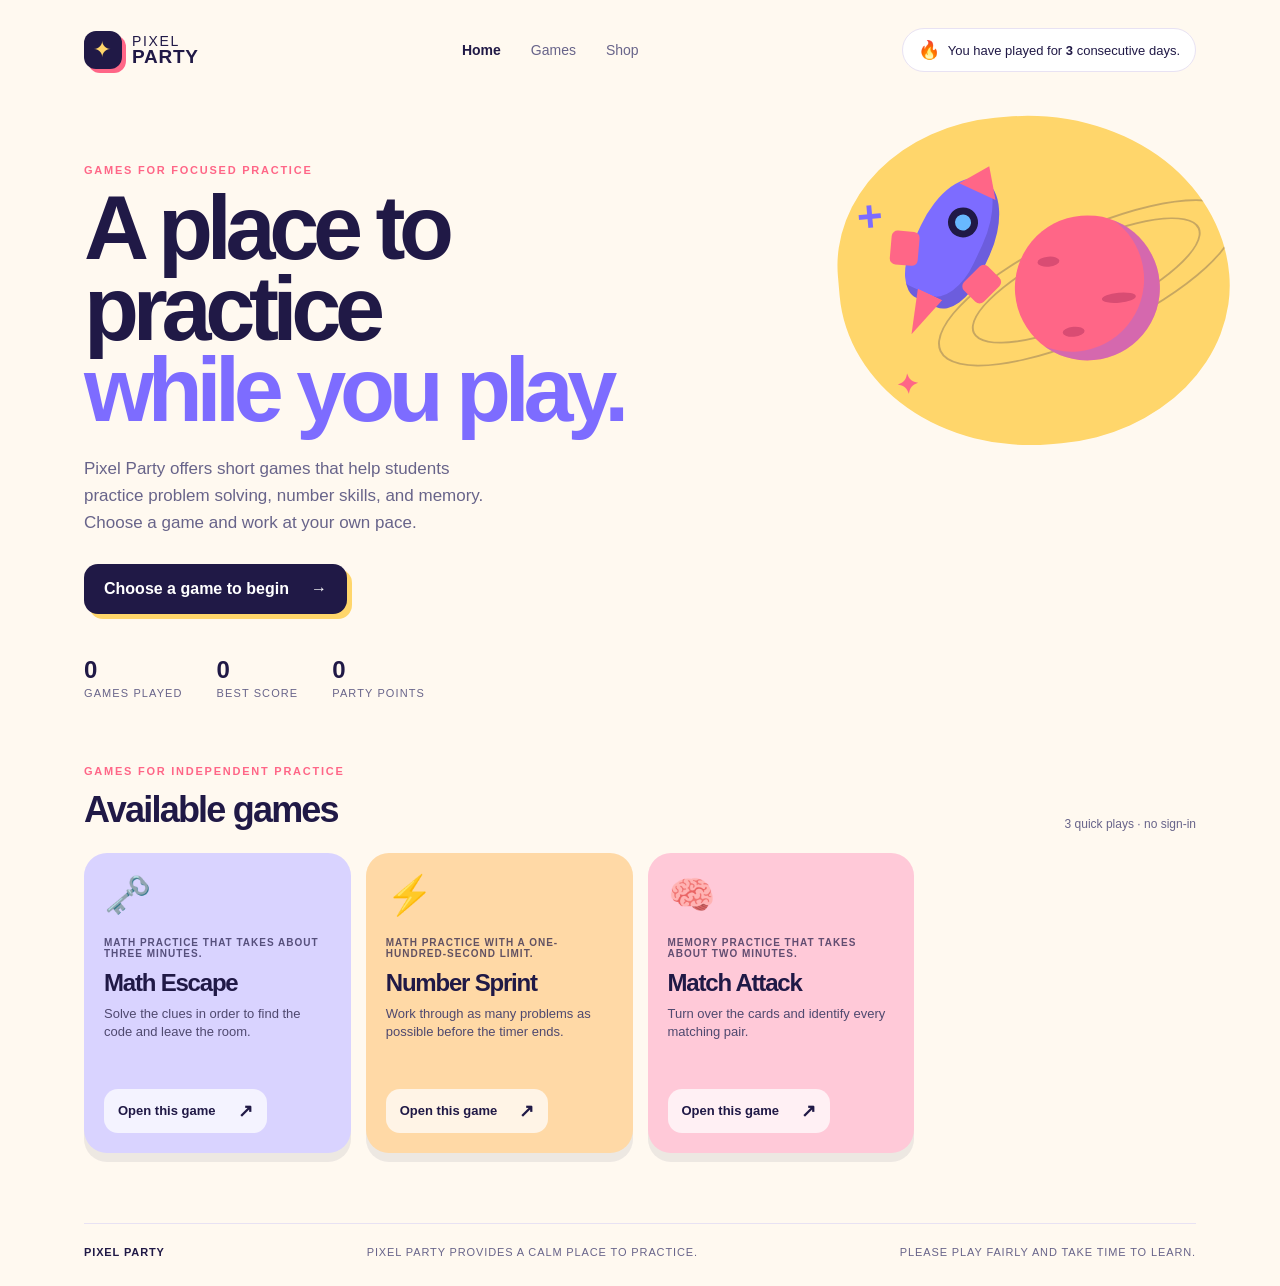
<file: index.html>
<!doctype html>
<html lang="en">
<head>
  <meta charset="utf-8">
  <meta name="viewport" content="width=device-width, initial-scale=1">
  <meta name="description" content="Pixel Party is a collection of short educational games for students.">
  <title>Pixel Party | Educational games for students</title>
  <link rel="stylesheet" href="arcade.css">
</head>
<body>
  <div class="app-shell">
    <header class="topbar">
      <a class="brand" href="#home" data-home><span class="brand-mark">✦</span><span>PIXEL<br><b>PARTY</b></span></a>
      <nav class="nav-links" aria-label="Main navigation"><a href="#home" data-home>Home</a><a href="#games">Games</a><a href="arcade-shop.html">Shop</a></nav>
      <div class="streak-pill"><span class="flame">🔥</span><span>You have played for <b id="streak">3</b> consecutive days.</span></div>
    </header>

    <main id="app">
      <section class="home-view" id="home-view">
        <div class="hero-copy">
          <p class="eyebrow">Games for focused practice</p>
          <h1>A place to practice<br><em>while you play.</em></h1>
          <p class="hero-lede">Pixel Party offers short games that help students practice problem solving, number skills, and memory. Choose a game and work at your own pace.</p>
          <a class="primary-button" href="#games">Choose a game to begin <span>→</span></a>
          <div class="quick-stats"><span><b id="games-played">0</b><small>games played</small></span><span><b id="high-score">0</b><small>best score</small></span><span><b id="points">0</b><small>party points</small></span></div>
        </div>
        <div class="hero-art" aria-label="Colorful pixel rocket illustration"><div class="orbit orbit-one"></div><div class="orbit orbit-two"></div><div class="planet"><i></i><i></i><i></i></div><div class="rocket"><span class="window"></span><span class="fin left"></span><span class="fin right"></span><span class="flame"></span></div><span class="star star-a">✦</span><span class="star star-b">✦</span><span class="star star-c">+</span></div>

        <section class="game-zone" id="games" aria-labelledby="games-title">
          <div class="section-heading"><div><p class="eyebrow">Games for independent practice</p><h2 id="games-title">Available games</h2></div><span class="tiny-note">You can play three short games without creating an account.</span></div>
          <div class="game-grid">
            <article class="game-card math-card"><div class="game-icon">🗝️</div><span class="tag">Math practice that takes about three minutes.</span><h3>Math Escape</h3><p>Solve the clues in order to find the code and leave the room.</p><button class="play-button" data-game="escape">Open this game <span>↗</span></button></article>
            <article class="game-card sprint-card"><div class="game-icon">⚡</div><span class="tag">Math practice with a one-hundred-second limit.</span><h3>Number Sprint</h3><p>Work through as many problems as possible before the timer ends.</p><button class="play-button" data-game="sprint">Open this game <span>↗</span></button></article>
            <article class="game-card memory-card"><div class="game-icon">🧠</div><span class="tag">Memory practice that takes about two minutes.</span><h3>Match Attack</h3><p>Turn over the cards and identify every matching pair.</p><button class="play-button" data-game="memory">Open this game <span>↗</span></button></article>
          </div>
        </section>
      </section>

      <section class="play-view" id="play-view" hidden>
        <button class="back-button" id="back-home">← Return to the games page</button>
        <div id="game-root"></div>
      </section>
    </main>
    <footer><span>PIXEL PARTY</span><span>Pixel Party provides a calm place to practice.</span><span>Please play fairly and take time to learn.</span></footer>
  </div>
  <div id="toast" class="toast" role="status" aria-live="polite"></div>
  <script src="arcade.js"></script>
</body>
</html>
</file>
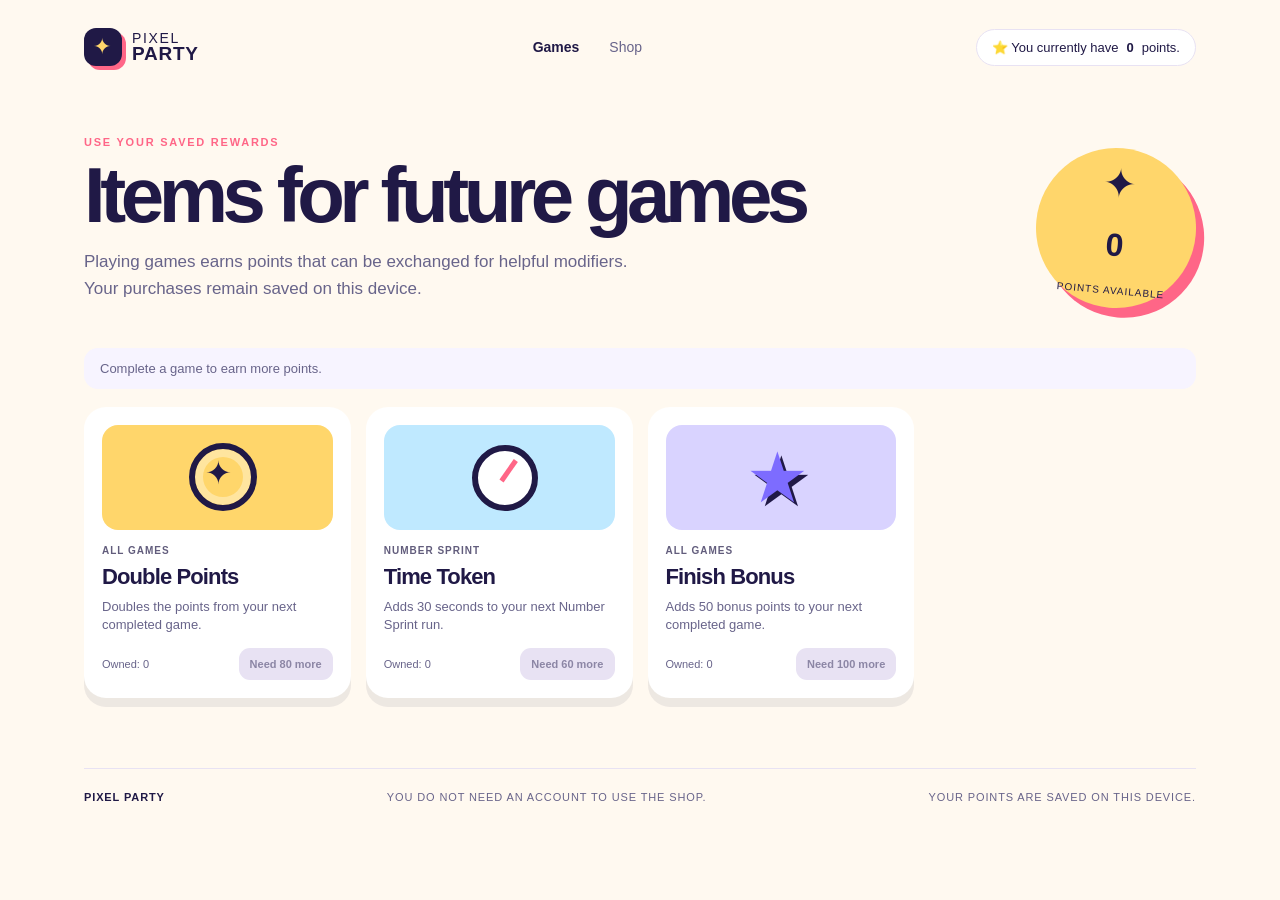
<file: arcade-shop.html>
<!doctype html>
<html lang="en">
<head>
  <meta charset="UTF-8">
  <meta name="viewport" content="width=device-width, initial-scale=1">
  <title>Pixel Party Shop</title>
  <link rel="stylesheet" href="arcade.css">
</head>
<body>
  <div class="app-shell shop-shell">
    <header class="topbar">
      <a class="brand" href="index.html"><span class="brand-mark">✦</span><span>PIXEL<br><b>PARTY</b></span></a>
      <nav class="nav-links" aria-label="Shop navigation"><a href="index.html">Games</a><a href="arcade-shop.html">Shop</a></nav>
      <div class="streak-pill">⭐ You currently have <b id="shop-points">0</b> points.</div>
    </header>
    <main class="shop-view">
      <div class="shop-heading"><div><p class="eyebrow">Use your saved rewards</p><h1>Items for future games</h1><p class="hero-lede">Playing games earns points that can be exchanged for helpful modifiers. Your purchases remain saved on this device.</p></div><div class="shop-coin">✦<b id="shop-points-large">0</b><small>points available</small></div></div>
      <p class="shop-note" id="shop-message" role="status">Complete a game to earn more points.</p>
      <section class="shop-grid arcade-shop-grid" id="arcade-shop-grid" aria-label="Shop items"></section>
    </main>
    <footer><span>PIXEL PARTY</span><span>You do not need an account to use the shop.</span><span>Your points are saved on this device.</span></footer>
  </div>
  <script src="arcade-shop.js"></script>
</body>
</html>
</file>
<file: arcade.css>
:root{--ink:#201946;--muted:#68648a;--cream:#fff9f0;--pink:#ff6687;--yellow:#ffd66b;--mint:#74dfbd;--blue:#68b8ff;--purple:#7d6cff;--line:#e8e2f3;font-family:"Trebuchet MS","Segoe UI",sans-serif}*{box-sizing:border-box}html{scroll-behavior:smooth}body{margin:0;background:var(--cream);color:var(--ink)}button,a{font:inherit}a{text-decoration:none;color:inherit}.app-shell{max-width:1180px;margin:auto;padding:28px 34px}.topbar{display:flex;align-items:center;justify-content:space-between;gap:20px}.brand{display:flex;align-items:center;gap:10px;font-size:14px;line-height:.9;letter-spacing:.12em}.brand-mark{display:grid;place-items:center;width:38px;height:38px;border-radius:12px;background:var(--ink);color:var(--yellow);font-size:22px;box-shadow:4px 4px 0 var(--pink)}.brand b{font-size:19px;letter-spacing:.04em}.nav-links{display:flex;gap:30px;color:var(--muted);font-size:14px}.nav-links a:first-child{color:var(--ink);font-weight:bold}.streak-pill{display:flex;align-items:center;gap:8px;padding:10px 15px;border:1px solid var(--line);border-radius:999px;background:#fff;font-size:13px}.flame{font-size:18px}.hero-copy{padding:92px 0 66px;max-width:570px;position:relative;z-index:1}.eyebrow{margin:0 0 12px;text-transform:uppercase;letter-spacing:.16em;font-size:11px;font-weight:800;color:var(--pink)}h1,h2,h3,p{margin-top:0}h1{font-size:clamp(52px,8vw,90px);line-height:.9;letter-spacing:-.07em;margin-bottom:24px}h1 em{color:var(--purple);font-style:normal}.hero-lede{max-width:410px;color:var(--muted);font-size:17px;line-height:1.6}.primary-button,.play-button{display:inline-flex;align-items:center;justify-content:center;gap:22px;border:0;border-radius:14px;cursor:pointer;font-weight:bold;transition:.18s transform,.18s box-shadow}.primary-button{margin-top:10px;padding:16px 20px;background:var(--ink);color:#fff;box-shadow:5px 5px 0 var(--yellow)}.primary-button:hover,.play-button:hover{transform:translateY(-3px)}.quick-stats{display:flex;gap:34px;margin-top:42px}.quick-stats span{display:grid;gap:3px}.quick-stats b{font-size:24px}.quick-stats small{color:var(--muted);font-size:11px;text-transform:uppercase;letter-spacing:.1em}.hero-art{position:absolute;right:4%;top:115px;width:390px;height:330px;background:var(--yellow);border-radius:45% 55% 48% 52%;transform:rotate(-5deg);overflow:hidden}.planet{position:absolute;right:70px;top:105px;width:145px;height:145px;border-radius:50%;background:var(--pink);box-shadow:inset -15px -10px 0 rgba(125,108,255,.32)}.planet i{position:absolute;width:22px;height:10px;border-radius:50%;background:#d94c73}.planet i:first-child{left:25px;top:38px}.planet i:nth-child(2){right:25px;top:80px;width:34px}.planet i:nth-child(3){left:44px;bottom:25px}.orbit{position:absolute;border:2px solid rgba(32,25,70,.25);border-radius:50%;transform:rotate(-20deg)}.orbit-one{width:250px;height:76px;right:18px;top:132px}.orbit-two{width:325px;height:105px;right:-20px;top:120px}.rocket{position:absolute;z-index:2;left:82px;top:52px;width:75px;height:135px;border-radius:50% 50% 35% 35%;background:var(--purple);transform:rotate(30deg);box-shadow:inset -11px -8px 0 rgba(32,25,70,.18)}.rocket:before{content:"";position:absolute;top:-15px;left:17px;border-left:20px solid transparent;border-right:20px solid transparent;border-bottom:28px solid var(--pink)}.window{position:absolute;top:32px;left:22px;width:30px;height:30px;border:7px solid var(--ink);border-radius:50%;background:var(--blue)}.fin{position:absolute;bottom:23px;width:28px;height:34px;background:var(--pink);border-radius:6px}.fin.left{left:-19px;transform:rotate(-20deg)}.fin.right{right:-19px;transform:rotate(20deg)}.rocket .flame{position:absolute;bottom:-35px;left:24px;width:27px;height:44px;background:var(--pink);clip-path:polygon(50% 100%,0 0,100% 0)}.star{position:absolute;font-weight:bold;color:var(--pink);font-size:27px}.star-a{left:48px;bottom:55px}.star-b{right:36px;top:38px;color:var(--purple)}.star-c{left:24px;top:62px;font-size:44px;color:var(--purple)}.game-zone{padding:0 0 70px}.section-heading{display:flex;align-items:end;justify-content:space-between;margin-bottom:22px}.section-heading h2{font-size:36px;letter-spacing:-.05em;margin:0}.tiny-note{color:var(--muted);font-size:12px}.game-grid{display:grid;grid-template-columns:repeat(4,1fr);gap:15px}.game-card{min-height:300px;border-radius:23px;padding:20px;display:flex;flex-direction:column;align-items:flex-start;transition:.2s transform;box-shadow:0 9px 0 rgba(32,25,70,.08)}.game-card:hover{transform:translateY(-5px)}.math-card{background:#d9d3ff}.drive-card{background:#c9f1e3}.sprint-card{background:#ffd9a6}.memory-card{background:#ffc9d8}.game-icon{font-size:38px;margin-bottom:20px}.tag{font-size:10px;text-transform:uppercase;letter-spacing:.1em;font-weight:bold;opacity:.7}.game-card h3{font-size:24px;letter-spacing:-.05em;margin:10px 0 8px}.game-card p{font-size:13px;line-height:1.45;color:#4f496f;margin-bottom:18px}.play-button{margin-top:auto;padding:11px 14px;background:rgba(255,255,255,.72);color:var(--ink);font-size:13px}.play-button span{font-size:18px}.play-view{padding:42px 0 70px}.back-button{border:0;background:transparent;color:var(--muted);cursor:pointer;padding:0 0 22px;font-weight:bold}.game-panel{max-width:760px;margin:auto;border-radius:28px;background:#fff;padding:34px;box-shadow:0 12px 0 rgba(32,25,70,.1)}.game-panel h2{font-size:42px;letter-spacing:-.06em;margin:0 0 7px}.game-panel .sub{color:var(--muted);margin-bottom:26px}.game-hud{display:flex;gap:10px;flex-wrap:wrap;margin-bottom:18px}.hud-pill{padding:9px 13px;border-radius:999px;background:#f2effa;font-size:13px}.question-card{padding:28px;border-radius:20px;background:#f7f4ff;text-align:center}.question-card .question{font-size:40px;font-weight:bold;margin:0 0 20px}.answer-row{display:flex;justify-content:center;gap:10px}.answer-row input{width:110px;padding:13px;border:2px solid var(--line);border-radius:12px;font-size:20px;text-align:center}.answer-row button,.wide-button{padding:13px 19px;border:0;border-radius:12px;background:var(--ink);color:#fff;font-weight:bold;cursor:pointer}.feedback{min-height:25px;margin:17px 0 0;text-align:center;font-weight:bold}.feedback.good{color:#22966d}.feedback.bad{color:var(--pink)}.road{height:280px;border-radius:22px;background:repeating-linear-gradient(90deg,#343556 0 90px,#444667 90px 180px);position:relative;overflow:hidden;border:7px solid #e5f7f0}.road:before{content:"";position:absolute;left:50%;height:100%;border-left:6px dashed rgba(255,255,255,.55)}.road .car{position:absolute;width:44px;height:62px;border-radius:14px 14px 9px 9px;background:var(--pink);bottom:18px;left:calc(50% - 22px);box-shadow:inset 0 -8px 0 #d14e70;transition:left .1s}.road .car:before{content:"";position:absolute;top:10px;left:8px;width:28px;height:19px;border-radius:7px;background:var(--blue)}.road .gap{position:absolute;top:0;height:100%;width:52px;background:var(--cream);border-left:5px solid #f6ca83;border-right:5px solid #f6ca83}.drive-controls{text-align:center;color:var(--muted);font-size:13px;margin-top:14px}.sprint-answer{display:grid;grid-template-columns:repeat(2,1fr);gap:10px}.sprint-answer button{padding:17px;border:2px solid var(--line);border-radius:14px;background:#fff;color:var(--ink);font-weight:bold;cursor:pointer;font-size:18px}.sprint-answer button:hover{border-color:var(--purple);background:#f6f3ff}.cards{display:grid;grid-template-columns:repeat(4,1fr);gap:12px;max-width:480px;margin:auto}.memory-card-btn{aspect-ratio:1;border:0;border-radius:15px;background:var(--purple);color:transparent;font-size:28px;cursor:pointer}.memory-card-btn.flipped,.memory-card-btn.matched{background:#ffe29b;color:var(--ink)}.memory-card-btn.matched{background:var(--mint)}.result{text-align:center;padding:20px;border-radius:18px;background:#fff4ca;margin-top:20px}.result h3{margin:0 0 7px;font-size:25px}.restart{display:block;margin:14px auto 0;padding:11px 16px;border:0;border-radius:11px;background:var(--ink);color:#fff;cursor:pointer}.toast{position:fixed;bottom:24px;left:50%;transform:translate(-50%,20px);padding:12px 18px;border-radius:12px;background:var(--ink);color:#fff;opacity:0;pointer-events:none;transition:.25s;z-index:4}.toast.show{opacity:1;transform:translate(-50%,0)}footer{border-top:1px solid var(--line);padding:22px 0 0;display:flex;justify-content:space-between;color:var(--muted);font-size:11px;letter-spacing:.08em;text-transform:uppercase}footer span:first-child{color:var(--ink);font-weight:bold}@media(max-width:900px){.hero-art{opacity:.35;right:-60px}.game-grid{grid-template-columns:repeat(2,1fr)}}@media(max-width:560px){.app-shell{padding:20px}.nav-links{display:none}.streak-pill{font-size:11px}.hero-copy{padding:70px 0 55px}.hero-art{top:100px;width:280px;height:250px;right:-90px}.planet{width:100px;height:100px;right:45px;top:80px}.rocket{transform:scale(.72) rotate(30deg);left:40px;top:30px}.game-grid{grid-template-columns:1fr}.section-heading{align-items:start;gap:12px;flex-direction:column}.game-panel{padding:20px}.game-panel h2{font-size:34px}.cards{gap:8px}footer{gap:12px;flex-wrap:wrap}}
.escape-progress{display:flex;justify-content:space-between;color:var(--muted);font-size:12px;margin:18px 0 12px}.escape-story{display:flex;gap:16px;align-items:center;padding:18px;border-radius:18px;background:#f7f4ff;margin-bottom:14px}.escape-story h3{margin:0 0 5px}.escape-story p{margin:0;color:var(--muted);font-size:13px;line-height:1.4}.escape-illustration{display:grid;place-items:center;width:64px;height:64px;border-radius:16px;background:#d9d3ff;font-size:36px;flex:none}.clue-grid{display:grid;grid-template-columns:repeat(3,1fr);gap:10px}.clue-button{min-height:62px;border:2px solid var(--line);border-radius:14px;background:#fff;color:var(--ink);cursor:pointer;text-align:left;padding:10px;font-size:12px;font-weight:bold}.clue-button span{display:block;color:var(--purple);font-size:20px}.clue-button.found{border-color:var(--mint);background:#effff8}.clue-readout{min-height:78px;margin:14px 0;padding:15px;border-radius:15px;background:#fff4ca;color:#514a70;font-size:13px;line-height:1.5}.lock-panel{padding-top:8px;border-top:1px solid var(--line)}.lock-label{font-size:13px;font-weight:bold}.drift-scene{height:390px;position:relative;overflow:hidden;border-radius:22px;background:linear-gradient(#7bc6ed 0 32%,#bde5f3 32% 42%,#f4d88c 42% 100%);perspective:700px}.drift-sky{position:absolute;inset:0 0 auto;height:42%;padding:18px;color:#fff;font-weight:bold;letter-spacing:.16em;font-size:11px}.drift-world{position:absolute;inset:80px 7% 0;transform:rotateX(55deg);transform-origin:bottom center;overflow:hidden;background:#4b4968;border:7px solid #292741;box-shadow:0 0 0 10px rgba(255,255,255,.18)}.drift-world:after{content:"";position:absolute;inset:0;background:linear-gradient(90deg,transparent 32%,rgba(255,255,255,.2) 32% 34%,transparent 34% 66%,rgba(255,255,255,.2) 66% 68%,transparent 68%);pointer-events:none}.platform-segment{position:absolute;left:0;top:0;width:100%;height:24%;display:grid;grid-template-columns:repeat(3,1fr);gap:7px;padding:7px;background:#7a7998;box-shadow:0 4px 0 #3b3a58}.platform-segment i{display:block;background:linear-gradient(135deg,#a4a3be,#626181);border-radius:5px}.platform-segment i:nth-child(1){grid-column:1}.platform-segment i:nth-child(2){grid-column:2}.platform-segment i:nth-child(3){grid-column:3}.platform-segment[data-gap="0"] i:first-child,.platform-segment[data-gap="1"] i:nth-child(2),.platform-segment[data-gap="2"] i:nth-child(3){visibility:hidden}.drift-car{position:absolute;z-index:3;bottom:18px;left:calc(50% - 22px);width:44px;height:64px;border-radius:13px 13px 8px 8px;background:var(--pink);box-shadow:inset 0 -8px 0 #bd3f65,0 0 0 4px rgba(255,255,255,.3);transition:left .15s,transform .5s}.drift-car:before{content:"";position:absolute;left:8px;top:10px;width:28px;height:22px;border-radius:7px;background:var(--blue);border:3px solid var(--ink)}.drift-car[data-lane="0"]{left:calc(16.66% - 22px)}.drift-car[data-lane="2"]{left:calc(83.33% - 22px)}.drift-car.falling{transform:translateY(170px) rotate(36deg);opacity:.25}.drift-message{position:absolute;z-index:5;left:50%;top:55%;transform:translate(-50%,-50%);width:max-content;max-width:90%;padding:13px 16px;border-radius:13px;background:rgba(32,25,70,.9);color:#fff;text-align:center;font-size:13px;font-weight:bold}.drift-message.dead{background:var(--pink)}.lane-controls{display:grid;grid-template-columns:repeat(3,1fr);gap:8px;margin-top:14px}.lane-controls button{padding:12px;border:0;border-radius:12px;background:#f2effa;color:var(--ink);font-weight:bold;cursor:pointer}.lane-controls button:hover{background:var(--yellow)}.pulse-number{color:var(--pink)}
.escape-story h3{font-size:18px;line-height:1.15;margin:0 0 5px}.escape-story p{font-size:12px}.escape-illustration{font-size:26px}.clue-readout{font-size:12px;line-height:1.45;max-height:105px;overflow:auto}.drift-scene{background:linear-gradient(#77c9ef 0 38%,#c6e8f1 38% 47%,#efcf82 47% 100%)}.drift-sky:after{content:"Finish line ahead  •  Follow each colored section";display:block;margin-top:9px;font-size:10px;letter-spacing:.02em;opacity:.75}.drift-world{inset:92px 7% 0;transform:perspective(700px) rotateX(52deg);background:linear-gradient(90deg,#7b7897,#53516f 48%,#7b7897);box-shadow:0 0 0 10px rgba(255,255,255,.16),0 26px 0 #d8b96c}.track-section{position:absolute;left:0;width:100%;height:19%;display:grid;place-items:center;border-top:4px solid rgba(255,255,255,.24);border-bottom:4px solid rgba(32,25,70,.22);color:#fff;font-size:11px;font-weight:bold;letter-spacing:.06em;text-transform:uppercase;text-shadow:0 1px 2px #201946;transition:transform .3s}.track-section:before,.track-section:after{content:"";position:absolute;top:0;bottom:0;width:7px;background:rgba(255,255,255,.18)}.track-section:before{left:33%}.track-section:after{right:33%}.track-section.level-one{top:0;background:#68b8ff}.track-section.level-two{top:19%;background:#74dfbd}.track-section.level-three{top:38%;background:#ffd66b;color:#201946;text-shadow:none}.track-section.level-four{top:57%;background:#ff9eb3}.track-section.level-five{top:76%;background:#7d6cff}.track-section.turn-left{transform:translateX(-9%) rotateY(-7deg)}.track-section.turn-right{transform:translateX(9%) rotateY(7deg)}.track-section span{position:relative;z-index:1}.drift-car{width:58px;height:82px;left:calc(50% - 29px);bottom:19px;border-radius:14px 14px 9px 9px;background:linear-gradient(90deg,#b83b64 0 15%,#ff6687 15% 85%,#b83b64 85%);box-shadow:inset 0 -11px 0 #a82f56,0 0 0 4px rgba(255,255,255,.3);transform:rotateX(-8deg)}.drift-car:before{left:10px;top:13px;width:38px;height:28px;border:3px solid var(--ink);background:linear-gradient(135deg,#a8e9ff,#68b8ff)}.drift-car:after{content:"";position:absolute;left:-9px;top:12px;width:8px;height:57px;border-radius:5px;background:#201946;box-shadow:68px 0 #201946}.drift-car b{position:absolute;z-index:2;left:18px;bottom:-10px;width:22px;height:18px;border-radius:50%;background:#ffd66b;box-shadow:0 0 12px #ffd66b}.drift-car.falling{transform:translateY(185px) rotate(40deg);opacity:.2}.drift-message.dead{background:var(--pink)}.section-objective{margin:0 0 14px;padding:14px 16px;border-radius:16px;background:#f7f4ff;color:#514a70;font-size:13px;line-height:1.5}.section-objective strong{color:var(--ink)}.level-progress{height:9px;margin:0 0 14px;border-radius:99px;background:#ebe7f4;overflow:hidden}.level-progress i{display:block;height:100%;width:20%;border-radius:99px;background:var(--blue);transition:width .3s,background .3s}.lane-controls button.is-current{background:var(--yellow);box-shadow:inset 0 -3px rgba(32,25,70,.12)}
.choice-objective{margin:0 0 15px;padding:14px 16px;border-radius:16px;background:#f7f4ff;color:#514a70;font-size:13px;line-height:1.5}.choice-objective strong{color:var(--ink)}.choice-hud{display:flex;gap:10px;flex-wrap:wrap;margin-bottom:16px}.stick-scene{height:270px;position:relative;overflow:hidden;border-radius:22px;background:#bfe9ff;border:6px solid #e7f7ff}.stick-scene.laser{background:#5a4e91}.stick-scene.bridge{background:#ffd58c}.stick-scene.exit{background:#b8f0d9}.scene-label{position:absolute;z-index:4;left:16px;top:13px;padding:7px 10px;border-radius:9px;background:rgba(32,25,70,.82);color:#fff;font-size:12px;font-weight:bold}.stick-world{position:absolute;inset:0}.stick-world:before{content:"";position:absolute;left:0;right:0;bottom:0;height:34%;background:rgba(255,255,255,.45);transform:skewY(-5deg);transform-origin:left}.vault .stick-world:after{content:"VAULT";position:absolute;right:12%;bottom:30%;padding:20px 12px;border:6px solid #80788e;border-radius:50%;color:#80788e;font-size:12px;font-weight:bold}.laser .stick-world:before{height:8px;bottom:23%;background:#ff6687;box-shadow:0 -49px #ffd66b,0 -98px #74dfbd;transform:none;opacity:.9}.bridge .stick-world:before{height:13%;bottom:18%;background:#fff;transform:perspective(120px) rotateX(30deg);box-shadow:0 14px 0 rgba(104,184,255,.5)}.exit .stick-world:before{height:37%;bottom:0;background:repeating-linear-gradient(90deg,rgba(255,255,255,.55) 0 42px,rgba(125,108,255,.12) 42px 84px);transform:none}.stick-character{position:absolute;z-index:3;left:26%;bottom:29%;width:55px;height:105px;animation:bob 1.2s ease-in-out infinite}.stick-character:before{content:"";position:absolute;left:13px;top:0;width:31px;height:31px;border:5px solid var(--ink);border-radius:50%;background:#ffd6a0}.stick-character:after{content:"";position:absolute;left:25px;top:35px;width:7px;height:48px;background:var(--ink);box-shadow:-18px 52px 0 -1px var(--ink),18px 52px 0 -1px var(--ink);transform:rotate(-7deg)}.stick-character i,.stick-character b,.stick-character em{position:absolute;z-index:2;display:block;background:var(--ink);height:6px;border-radius:6px;transform-origin:left center}.stick-character i{left:28px;top:49px;width:39px;transform:rotate(-27deg)}.stick-character b{left:28px;top:49px;width:31px;transform:rotate(35deg)}.stick-character em{left:14px;top:15px;width:12px;height:4px;transform:rotate(-12deg);background:#fff}.laser .stick-character{left:47%;bottom:28%}.bridge .stick-character{left:60%;bottom:31%;transform:rotate(18deg)}.exit .stick-character{left:72%;bottom:29%}.scene-prop{position:absolute;z-index:2;right:22%;bottom:23%;width:80px;height:65px;border-radius:12px;background:#ff6687;box-shadow:inset 0 -10px rgba(32,25,70,.12)}.vault .scene-prop{right:15%;width:60px;height:80px;background:#7d6cff}.laser .scene-prop{right:12%;bottom:27%;width:33px;height:85px;background:#201946;box-shadow:0 0 0 6px #ff6687}.bridge .scene-prop{right:12%;bottom:20%;width:88px;height:50px;border-radius:40px 40px 12px 12px;background:#ff6687}.exit .scene-prop{right:13%;bottom:24%;width:74px;height:105px;background:#ffd66b;border:6px solid #201946}.motion{position:absolute;color:#ff6687;font-weight:bold;font-size:26px;animation:floaty 1.1s ease-in-out infinite}.motion-a{left:17%;top:34%}.motion-b{right:22%;top:22%;animation-delay:.4s}.choice-copy{margin:15px 0 12px;color:var(--muted);font-size:14px;line-height:1.45}.choice-grid{display:grid;grid-template-columns:repeat(3,1fr);gap:10px}.choice-button{min-height:75px;padding:12px;border:2px solid var(--line);border-radius:14px;background:#fff;color:var(--ink);cursor:pointer;text-align:left}.choice-button:hover{border-color:var(--purple);background:#f6f3ff;transform:translateY(-2px)}.choice-button:disabled{opacity:.55;cursor:wait}.choice-button b,.choice-button small{display:block}.choice-button b{font-size:14px;margin-bottom:5px}.choice-button small{color:var(--muted);font-size:11px;line-height:1.3}.choice-feedback{min-height:20px;margin:13px 0 0;text-align:center;font-size:13px;font-weight:bold}.choice-feedback.good{color:#22966d}.choice-feedback.bad{color:var(--pink)}@keyframes bob{50%{transform:translateY(-5px) rotate(-2deg)}}@keyframes floaty{50%{transform:translateY(-8px) rotate(8deg)}}@media(max-width:560px){.choice-grid{grid-template-columns:1fr}.stick-scene{height:230px}}
.stick-character:after{left:24px;top:34px;width:8px;height:55px;border-radius:8px;background:var(--ink);box-shadow:none;transform:none}.stick-character i{left:27px;top:78px;width:7px;height:36px;transform:rotate(24deg);box-shadow:17px 0 0 var(--ink)}.stick-character b{left:27px;top:49px;width:38px;transform:rotate(-19deg)}.stick-character em{left:18px;top:25px;width:4px;height:4px;border-radius:50%;background:var(--ink);box-shadow:12px 0 0 var(--ink);transform:none}.face-eye{position:absolute;z-index:4;top:16px;width:4px;height:5px;border-radius:50%;background:#fff}.face-eye-one{left:21px}.face-eye-two{left:33px}.face-mouth{position:absolute;z-index:4;left:24px;top:25px;width:11px;height:5px;border-bottom:2px solid var(--ink);border-radius:50%}.bg-character{position:absolute;z-index:2;bottom:29%;width:35px;height:72px;animation:bg-walk 3s ease-in-out infinite}.bg-character:before{content:"";position:absolute;left:8px;top:0;width:20px;height:20px;border:3px solid var(--ink);border-radius:50%;background:#ffd6a0}.bg-character:after{content:"";position:absolute;left:17px;top:24px;width:5px;height:34px;background:var(--ink);border-radius:4px;box-shadow:-10px 35px 0 -1px var(--ink),10px 35px 0 -1px var(--ink)}.bg-character i,.bg-character b{position:absolute;z-index:2;left:18px;top:35px;width:24px;height:4px;border-radius:4px;background:var(--ink);transform:rotate(25deg)}.bg-character b{transform:rotate(-35deg)}.bg-character em{position:absolute;z-index:4;left:14px;top:9px;width:3px;height:3px;border-radius:50%;background:#fff;box-shadow:8px 0 #fff}.bg-character span{position:absolute;top:-18px;left:-12px;color:var(--muted);font-size:8px;font-weight:bold}.bg-guard{right:34%;transform:scale(.75);animation-delay:.4s}.bg-friend{left:11%;transform:scale(.6);opacity:.8;animation-delay:1.2s}.laser .bg-guard{right:9%;bottom:32%;filter:hue-rotate(50deg)}.bridge .bg-friend{left:35%;bottom:25%;filter:hue-rotate(100deg)}.exit .bg-guard{right:10%;bottom:29%;filter:hue-rotate(230deg)}.scene-map{position:absolute;z-index:3;left:11%;top:31%;width:82px;height:58px;padding:12px 8px;background:#fff0a6;border:3px solid #8e7041;transform:rotate(-8deg);box-shadow:4px 5px 0 rgba(32,25,70,.2);animation:map-flutter 2s ease-in-out infinite}.scene-map:before{content:"";position:absolute;inset:9px;border:2px dashed #c4865f}.scene-map b{position:absolute;right:17px;bottom:17px;color:var(--pink);font-size:17px}.scene-map small{position:absolute;left:9px;bottom:3px;font-size:7px;color:#8e7041}.map-route{position:absolute;left:18px;top:18px;width:36px;height:20px;border-top:3px solid var(--purple);border-right:3px solid var(--purple);border-radius:50%;transform:rotate(14deg)}.laser .scene-map{top:16%;left:13%;transform:rotate(8deg);background:#c9f1e3}.bridge .scene-map{left:8%;top:16%;transform:rotate(-13deg)}.exit .scene-map{right:10%;left:auto;top:15%;transform:rotate(7deg)}.scene-prop.vault:before{content:"";position:absolute;left:14px;top:12px;width:32px;height:32px;border:4px solid #ffd66b;border-radius:50%}.scene-prop.vault:after{content:"LOCK";position:absolute;left:16px;bottom:8px;color:#fff;font-size:8px;font-weight:bold}.scene-prop.camera:before{content:"";position:absolute;left:5px;top:20px;width:22px;height:15px;background:#ff6687;border-radius:4px;box-shadow:8px 7px 0 -5px #fff}.scene-prop.camera:after{content:"";position:absolute;left:13px;bottom:-14px;width:8px;height:15px;background:#201946;transform:rotate(25deg)}.scene-prop.cart:before{content:"";position:absolute;left:13px;top:12px;width:60px;height:26px;border-radius:8px;background:#7d6cff}.scene-prop.cart:after{content:"";position:absolute;left:19px;bottom:-8px;width:11px;height:11px;border-radius:50%;background:#201946;box-shadow:43px 0 #201946}.scene-prop.door:before{content:"EXIT";position:absolute;left:12px;top:24px;color:#201946;font-size:14px;font-weight:bold}.choice-art{display:block;position:relative;flex:none;width:58px;height:42px;margin:-3px 0 6px;border-radius:10px;background:#e9e4fa;overflow:hidden}.choice-art:before,.choice-art:after{content:"";position:absolute}.art-disguise{background:#ffd6a0}.art-disguise:before{left:18px;top:8px;width:22px;height:22px;border-radius:50%;background:#7d6cff;border:3px solid var(--ink)}.art-disguise:after{left:12px;bottom:4px;width:34px;height:13px;border-radius:12px 12px 4px 4px;background:#ff6687}.art-grapple{background:#bfe9ff}.art-grapple:before{left:7px;top:7px;width:35px;height:25px;border:4px solid #8e7041;border-right-color:transparent;border-radius:50%}.art-grapple:after{right:8px;bottom:5px;width:10px;height:10px;border:3px solid #8e7041;border-radius:50%}.art-snack{background:#ffd9a6}.art-snack:before{left:13px;top:14px;width:32px;height:17px;border-radius:50%;background:#fff4ca;border:3px solid #c4865f}.art-snack:after{left:24px;top:17px;width:9px;height:5px;border-radius:50%;background:#ff6687}.art-crawl{background:#5a4e91}.art-crawl:before{left:7px;top:18px;width:44px;height:5px;background:#ff6687;box-shadow:0 12px #ffd66b}.art-dance{background:#5a4e91}.art-dance:before{left:25px;top:5px;width:10px;height:10px;border-radius:50%;background:#ffd6a0;box-shadow:0 16px 0 3px var(--pink)}.art-dance:after{left:15px;top:27px;width:30px;height:4px;background:#201946;transform:rotate(-28deg);box-shadow:8px 8px #201946}.art-remote{background:#ff9eb3}.art-remote:before{left:18px;top:7px;width:22px;height:30px;border-radius:4px;background:#201946;box-shadow:0 0 0 4px #fff}.art-remote:after{left:24px;top:14px;width:10px;height:5px;background:#ff6687;box-shadow:0 9px #ffd66b}.art-jump{background:#ffd58c}.art-jump:before{left:9px;bottom:8px;width:42px;height:10px;border-radius:10px;background:#ff6687}.art-jump:after{left:29px;top:6px;width:6px;height:27px;background:#201946;transform:rotate(35deg);box-shadow:-10px 17px #201946}.art-brake{background:#ffd58c}.art-brake:before{left:11px;top:16px;width:36px;height:14px;border-radius:50%;background:#7d6cff}.art-brake:after{left:28px;top:4px;width:5px;height:30px;background:#ff6687;transform:rotate(18deg)}.art-pigeon{background:#bfe9ff}.art-pigeon:before{left:21px;top:12px;width:20px;height:18px;border-radius:50%;background:#fff;box-shadow:-12px 5px 0 -4px #fff}.art-pigeon:after{left:39px;top:19px;border-left:8px solid #ffd66b;border-top:4px solid transparent;border-bottom:4px solid transparent}.art-tunnel{background:#b8f0d9}.art-tunnel:before{left:13px;top:5px;width:32px;height:34px;border-radius:18px 18px 0 0;background:#7d6cff;border:4px solid #201946}.art-tunnel:after{left:28px;top:19px;border-left:7px solid #ffd66b;border-top:5px solid transparent;border-bottom:5px solid transparent}.art-frontdoor{background:#ffd66b}.art-frontdoor:before{left:18px;top:5px;width:24px;height:34px;background:#7d6cff;border:4px solid #201946}.art-frontdoor:after{left:36px;top:22px;width:5px;height:5px;border-radius:50%;background:#ffd66b}.art-pose{background:#ffc9d8}.art-pose:before{left:24px;top:5px;width:10px;height:10px;border-radius:50%;background:#ffd6a0;box-shadow:0 15px 0 2px #ff6687}.art-pose:after{left:8px;top:20px;width:42px;height:4px;background:#201946;transform:rotate(16deg);box-shadow:8px 13px #201946}.choice-button{display:flex;flex-direction:column;align-items:flex-start}.choice-text{display:block}@keyframes map-flutter{50%{transform:rotate(-4deg) translateY(-4px)}}@keyframes bg-walk{50%{transform:translateY(-4px) rotate(3deg)}}
.stick-scene{background:#d7d2c8;isolation:isolate}.stick-scene:before{content:"";position:absolute;z-index:0;inset:0 0 28%;background:linear-gradient(90deg,transparent 0 9%,#b9b1a5 9% 11%,transparent 11% 89%,#b9b1a5 89% 91%,transparent 91%),repeating-linear-gradient(90deg,transparent 0 78px,rgba(126,117,106,.32) 78px 82px,transparent 82px 156px);box-shadow:inset 0 -5px #9a9184}.stick-scene:after{content:"";position:absolute;z-index:1;left:8%;right:8%;top:29%;height:58px;border:8px solid #756d64;background:linear-gradient(135deg,#b8d7dc 0 48%,#e7d4b2 48% 52%,#b8d7dc 52%);box-shadow:0 0 0 5px #c0b8ad,140px 20px 0 -3px #b8d7dc,140px 20px 0 2px #756d64}.stick-world:before{z-index:1;bottom:0;height:28%;background:repeating-linear-gradient(90deg,#9c9183 0 42px,#b4a99c 42px 84px);transform:perspective(160px) rotateX(24deg);transform-origin:bottom;box-shadow:inset 0 8px rgba(255,255,255,.3)}.vault .stick-world:after{content:"MEGA-MUSEUM  •  EXHIBIT A";right:8%;bottom:29%;padding:18px 12px;border:7px solid #80788e;border-radius:50%;color:#80788e;background:rgba(255,255,255,.24);font-size:9px;font-weight:bold}.laser .stick-world:before{z-index:2;bottom:23%;height:8px;transform:none;background:#777;box-shadow:0 -49px #777,0 -98px #777}.laser .stick-world:after{content:"LASER SECURITY";right:6%;bottom:39%;padding:8px;border:3px solid #756d64;background:#fff0a6;color:#756d64;font-size:9px;font-weight:bold}.bridge .stick-world:before{z-index:2;height:13%;bottom:18%;background:repeating-linear-gradient(90deg,#fff 0 42px,#b9d5df 42px 84px);transform:perspective(120px) rotateX(30deg);box-shadow:0 14px 0 rgba(104,184,255,.5)}.bridge .stick-world:after{content:"ROOFTOP GALLERY";right:6%;bottom:40%;padding:10px;border:4px solid #756d64;background:#fff;color:#756d64;font-size:9px;font-weight:bold}.exit .stick-world:before{z-index:2;height:30%;bottom:0;background:repeating-linear-gradient(90deg,#9c9183 0 42px,#b4a99c 42px 84px);transform:none}.exit .stick-world:after{content:"MUSEUM EXIT";right:7%;bottom:41%;padding:13px 8px;border:5px solid #756d64;background:#fff0a6;color:#756d64;font-size:11px;font-weight:bold}.stick-character,.bg-character{filter:grayscale(1)}.stick-character:after{left:24px;top:34px;width:8px;height:55px;background:#201946;box-shadow:none;transform:none}.stick-character i{left:27px;top:76px;width:8px;height:38px;background:#201946;transform:rotate(24deg);box-shadow:18px 0 0 #201946}.stick-character b{left:27px;top:48px;width:38px;background:#201946;transform:rotate(-19deg)}.stick-character em{left:18px;top:25px;width:4px;height:4px;background:#201946;box-shadow:12px 0 #201946;transform:none}.bg-guard span:before{content:"";position:absolute;left:7px;top:-7px;width:25px;height:7px;border-radius:7px 7px 2px 2px;background:#201946;box-shadow:6px -4px 0 -2px #201946}.bg-guard span:after{content:"";position:absolute;left:15px;top:4px;width:12px;height:3px;background:#201946}.choice-art{filter:grayscale(.35)}
.stick-world{z-index:2}
.stick-character,.bg-character,.laser .bg-guard,.bridge .bg-friend,.exit .bg-guard{filter:grayscale(1)}
.stick-character:after{z-index:2;left:24px;top:34px;width:8px;height:57px;border-radius:7px;background:#201946;box-shadow:none;transform:none}.stick-character i,.stick-character b{z-index:3;position:absolute;display:block;background:#201946;height:38px;width:8px;border-radius:8px;top:78px;transform-origin:top center}.stick-character i{left:25px;transform:rotate(13deg);box-shadow:none}.stick-character b{left:30px;transform:rotate(-13deg);box-shadow:none}.stick-character em{display:none}.face-eye{display:block;z-index:4}.face-mouth{display:block;z-index:4}
.face-eye{background:#201946}.face-mouth:before,.face-mouth:after{content:"";position:absolute;display:block;z-index:3;left:-2px;top:22px;width:31px;height:6px;border-radius:6px;background:#201946;transform-origin:left center}.face-mouth:before{transform:rotate(28deg)}.face-mouth:after{transform:rotate(-29deg)}
.heist-tools{display:grid;grid-template-columns:repeat(3,1fr);gap:10px}.heist-tool{min-height:132px;padding:10px;border:2px solid var(--line);border-radius:15px;background:#fff;color:var(--ink);cursor:pointer;text-align:left;transition:.18s transform,.18s border-color}.heist-tool:hover{transform:translateY(-4px);border-color:var(--purple);background:#f7f4ff}.heist-tool b,.heist-tool small{display:block}.heist-tool b{font-size:13px;margin:6px 0 4px}.heist-tool small{color:var(--muted);font-size:10px;line-height:1.3}.tool-picture,.qte-picture,.final-picture{display:block;position:relative;overflow:hidden;border-radius:10px;background:#ebe7f4}.tool-picture{height:52px;width:100%}.tool-picture:before,.tool-picture:after,.qte-picture:before,.qte-picture:after,.final-picture:before,.final-picture:after{content:"";position:absolute}.tool-portal{background:repeating-linear-gradient(90deg,#c8c3da 0 8px,#eee 8px 16px)}.tool-portal:before{left:36%;top:6px;width:28%;height:40px;border:5px solid #7d6cff;border-radius:50%;box-shadow:0 0 0 4px #201946}.tool-portal:after{left:48%;top:22px;width:5px;height:5px;background:#ffd66b;box-shadow:-14px 12px #ff6687,14px 9px #74dfbd}.tool-magnet{background:#c9f1e3}.tool-magnet:before{left:30%;top:9px;width:36%;height:31px;border:7px solid #201946;border-top:0;border-radius:0 0 20px 20px}.tool-magnet:after{left:27%;top:9px;width:8px;height:12px;background:#ff6687;box-shadow:33px 0 #ff6687}.tool-hammer{background:#ffd9a6}.tool-hammer:before{left:44%;top:7px;width:8px;height:40px;background:#8e7041;transform:rotate(32deg)}.tool-hammer:after{left:26%;top:8px;width:31px;height:14px;border-radius:5px;background:#f0f0f0;transform:rotate(32deg)}.tool-copter{background:#bfe9ff}.tool-copter:before{left:25%;top:22px;width:45%;height:20px;border-radius:12px;background:#201946}.tool-copter:after{left:17%;top:14px;width:65%;height:4px;background:#201946;box-shadow:20px 25px #201946}.tool-pick{background:#fff0a6}.tool-pick:before{left:28%;top:10px;width:8px;height:39px;background:#8e7041;transform:rotate(36deg)}.tool-pick:after{left:25%;top:8px;width:35px;height:9px;border:5px solid #201946;border-bottom:0;border-radius:20px 20px 0 0;transform:rotate(36deg)}.tool-button{background:#ff9eb3}.tool-button:before{left:32%;top:10px;width:36%;height:30px;border-radius:50%;background:#ff6687;border:6px solid #201946;box-shadow:0 5px 0 #b83b64}.tool-button:after{left:43%;top:20px;width:14%;height:9px;border-radius:50%;background:#ffd66b}.museum-scene{height:270px;position:relative;overflow:hidden;border-radius:22px;background:#d7d2c8;border:6px solid #e7e1d5;isolation:isolate}.museum-banner{position:absolute;z-index:4;left:15px;top:13px;padding:7px 10px;border-radius:8px;background:#201946;color:#fff;font-size:10px;font-weight:bold;letter-spacing:.08em}.museum-scene:before{content:"";position:absolute;inset:0 0 28%;background:linear-gradient(90deg,transparent 0 9%,#a49b90 9% 11%,transparent 11% 89%,#a49b90 89% 91%,transparent 91%),repeating-linear-gradient(90deg,transparent 0 78px,rgba(126,117,106,.32) 78px 82px,transparent 82px 156px);box-shadow:inset 0 -5px #8d847a}.museum-scene:after{content:"";position:absolute;z-index:1;left:8%;right:8%;top:28%;height:56px;border:8px solid #756d64;background:linear-gradient(135deg,#b8d7dc 0 48%,#e7d4b2 48% 52%,#b8d7dc 52%);box-shadow:0 0 0 5px #c0b8ad,140px 20px 0 -3px #b8d7dc,140px 20px 0 2px #756d64}.museum-frame{position:absolute;z-index:1;top:33%;width:48px;height:48px;border:5px solid #756d64;background:#fff0a6}.frame-one{left:12%;transform:rotate(-8deg)}.frame-two{right:13%;transform:rotate(7deg);background:#b8d7dc}.museum-case{position:absolute;z-index:2;left:36%;bottom:17%;width:28%;height:33px;border:5px solid #756d64;background:rgba(255,255,255,.55);box-shadow:0 16px 0 -5px #9c9183}.museum-scene .stick-world{z-index:3;position:absolute;inset:0}.museum-scene .stick-world:before{content:"";position:absolute;z-index:1;left:0;right:0;bottom:0;height:28%;background:repeating-linear-gradient(90deg,#9c9183 0 42px,#b4a99c 42px 84px);transform:perspective(160px) rotateX(24deg);transform-origin:bottom;box-shadow:inset 0 8px rgba(255,255,255,.3)}.museum-scene .stick-character{z-index:4}.route-card{display:flex;align-items:center;gap:12px;padding:12px 14px;border-radius:14px;background:#f7f4ff;color:#514a70;margin-bottom:14px;font-size:13px}.route-card p{margin:0}.route-icon{padding:8px 10px;border-radius:9px;background:#ffd66b;color:#201946;font-weight:bold;font-size:12px}.route-grid{display:grid;grid-template-columns:repeat(3,1fr);gap:10px}.route-button{min-height:108px;padding:13px;border:3px solid var(--route-color);border-radius:15px;background:#fff;color:var(--ink);cursor:pointer;text-align:left}.route-button:hover{background:#f7f4ff;transform:translateY(-3px)}.route-button b,.route-button small{display:block}.route-button b{font-size:14px;margin-bottom:8px}.route-button small{color:var(--muted);font-size:11px;line-height:1.35}.timeline-strip{display:flex;justify-content:space-between;gap:10px;padding:9px 12px;border-left:8px solid var(--route-color);background:#f7f4ff;color:var(--muted);font-size:11px;font-weight:bold;margin-bottom:12px}.timeline-strip b{color:var(--ink)}.qte-panel{padding:15px;border-radius:16px;background:#201946;color:#fff}.qte-top{display:flex;justify-content:space-between;font-size:12px}.qte-bar{height:8px;margin:10px 0 13px;border-radius:99px;background:#514a70;overflow:hidden}.qte-bar i{display:block;height:100%;width:100%;background:var(--yellow)}.qte-grid{display:grid;grid-template-columns:repeat(3,1fr);gap:8px}.qte-grid button,.final-grid button{border:0;border-radius:12px;background:#fff;color:var(--ink);padding:10px;cursor:pointer;text-align:left;font-weight:bold;font-size:12px}.qte-grid button:hover,.final-grid button:hover{background:var(--yellow);transform:translateY(-2px)}.qte-picture{width:100%;height:32px;margin-bottom:7px;background:#e9e4fa}.qte-duck:before{left:35%;top:8px;width:22px;height:15px;border-radius:50%;background:#fff0a6}.qte-signal:before{left:40%;top:4px;width:20%;height:25px;border:3px solid #201946}.qte-signal:after{left:37%;top:12px;width:26%;height:3px;background:#ff6687;box-shadow:0 8px #ff6687}.qte-sprint:before{left:30%;top:7px;width:8px;height:23px;background:#201946;transform:rotate(30deg);box-shadow:12px 10px #201946}.qte-moonwalk:before{left:36%;top:7px;width:15px;height:15px;border-radius:50%;background:#d7d2c8;box-shadow:0 13px #201946}.qte-hat:before{left:28%;top:17px;width:40%;height:6px;background:#201946;box-shadow:8px -8px 0 -1px #201946}.qte-jump:before{left:38%;top:6px;width:8px;height:25px;background:#201946;transform:rotate(40deg)}.qte-whistle:before{left:34%;top:12px;width:30%;height:10px;border-radius:7px;background:#ffd66b}.qte-painting:before{left:30%;top:5px;width:40%;height:25px;border:4px solid #756d64;background:#b8d7dc}.qte-wallpaper:before{left:20%;top:10px;width:60%;height:16px;background:repeating-linear-gradient(90deg,#ffd66b 0 8px,#ff9eb3 8px 16px)}.qte-sandwich:before{left:27%;top:12px;width:45%;height:12px;border-radius:4px;background:#ffd66b;border-top:5px solid #b83b64}.qte-arrow:before{left:30%;top:15px;width:38%;height:5px;background:#ff6687}.qte-arrow:after{right:25%;top:9px;border-left:10px solid #ff6687;border-top:8px solid transparent;border-bottom:8px solid transparent}.qte-spin:before{left:35%;top:5px;width:25%;height:25px;border:4px dashed #201946;border-radius:50%}.qte-password:before{left:30%;top:8px;width:40%;height:20px;border:3px solid #201946;background:#fff0a6}.qte-pick:before{left:33%;top:4px;width:7px;height:27px;background:#8e7041;transform:rotate(35deg)}.qte-cat:before{left:32%;top:9px;width:30%;height:18px;border-radius:50%;background:#d7d2c8}.final-grid{display:grid;grid-template-columns:repeat(3,1fr);gap:10px}.final-grid button{min-height:115px}.final-grid b,.final-grid small{display:block}.final-grid small{margin-top:6px;color:var(--muted);font-size:10px}.final-picture{height:48px;margin-bottom:8px;background:#d7d2c8}.final-hero:before{left:38%;top:8px;width:14px;height:28px;background:#201946}.final-hero:after{left:28%;top:13px;width:44%;height:5px;background:#201946;transform:rotate(-18deg)}.final-keep:before{left:29%;top:17px;width:42%;height:16px;border-radius:50%;background:#ffd66b;border:3px solid #201946}.final-chaos:before{left:38%;top:7px;width:24%;height:28px;background:#ff6687;border:4px solid #201946;transform:rotate(14deg)}.fail-card{text-align:center;padding:24px;border-radius:18px;background:#ffc9d8}.fail-card>b{display:block;font-size:35px;letter-spacing:.12em}.fail-card p{margin:8px 0;font-size:14px}.fail-card span{font-size:12px;color:#514a70}@media(max-width:560px){.heist-tools,.route-grid,.qte-grid,.final-grid{grid-template-columns:1fr}.heist-tool{min-height:106px}.qte-grid button{display:grid;grid-template-columns:55px 1fr;gap:8px;align-items:center}.qte-picture{margin:0}}
.shop-view{padding:70px 0}.shop-heading{display:flex;align-items:center;justify-content:space-between;gap:40px;margin-bottom:28px}.shop-heading h1{font-size:clamp(48px,7vw,78px);margin-bottom:18px}.shop-heading .hero-lede{max-width:550px}.shop-coin{display:grid;place-items:center;min-width:160px;height:160px;border-radius:50%;background:var(--yellow);box-shadow:9px 9px 0 var(--pink);font-size:40px;transform:rotate(5deg)}.shop-coin b{font-size:32px;line-height:1}.shop-coin small{font-size:10px;text-transform:uppercase;letter-spacing:.1em}.shop-note{padding:13px 16px;border-radius:14px;background:#f7f4ff;color:var(--muted);font-size:13px}.arcade-shop-grid{display:grid;grid-template-columns:repeat(4,1fr);gap:15px;margin-top:18px}.arcade-shop-card{min-height:285px;padding:18px;border-radius:22px;background:#fff;box-shadow:0 9px 0 rgba(32,25,70,.08);display:flex;flex-direction:column}.arcade-shop-card .tag{margin-top:15px}.arcade-shop-card h2{font-size:22px;letter-spacing:-.04em;margin:8px 0}.arcade-shop-card p{color:var(--muted);font-size:13px;line-height:1.45}.shop-item-art{height:105px;border-radius:16px;position:relative;overflow:hidden;background:#f7f4ff}.shop-item-art:before,.shop-item-art:after{content:"";position:absolute}.item-coin{background:#ffd66b}.item-coin:before{left:calc(50% - 28px);top:18px;width:56px;height:56px;border:6px solid var(--ink);border-radius:50%;box-shadow:inset 0 0 0 8px rgba(255,255,255,.35)}.item-coin:after{content:"✦";left:calc(50% - 12px);top:29px;color:var(--ink);font-size:32px}.item-clock{background:#bfe9ff}.item-clock:before{left:calc(50% - 27px);top:20px;width:54px;height:54px;border:6px solid var(--ink);border-radius:50%;background:#fff}.item-clock:after{left:50%;top:31px;width:5px;height:25px;background:var(--pink);transform-origin:bottom;transform:rotate(35deg)}.item-star{background:#d9d3ff}.item-star:before{content:"★";left:calc(50% - 35px);top:12px;color:var(--purple);font-size:70px;text-shadow:4px 4px 0 var(--ink)}.item-ticket{background:#ffc9d8}.item-ticket:before{left:calc(50% - 45px);top:28px;width:90px;height:46px;border:4px dashed var(--ink);border-radius:10px;background:#fff}.item-ticket:after{content:"RETRY";left:calc(50% - 22px);top:42px;color:var(--ink);font-size:11px;font-weight:bold}.shop-item-foot{margin-top:auto;display:flex;align-items:center;justify-content:space-between;gap:8px}.item-owned{font-size:11px;color:var(--muted)}.shop-buy{padding:10px 11px;border:0;border-radius:11px;background:var(--ink);color:#fff;font-size:11px;font-weight:bold;cursor:pointer}.shop-buy:disabled{background:#e8e2f3;color:#8c86a5;cursor:not-allowed}@media(max-width:900px){.arcade-shop-grid{grid-template-columns:repeat(2,1fr)}}@media(max-width:560px){.shop-view{padding:45px 0}.shop-heading{align-items:flex-start;flex-direction:column}.shop-coin{min-width:120px;width:120px;height:120px;font-size:28px}.shop-coin b{font-size:24px}.arcade-shop-grid{grid-template-columns:1fr}}
.points-earned{color:#22966d;font-size:12px;font-weight:bold}
</file>
